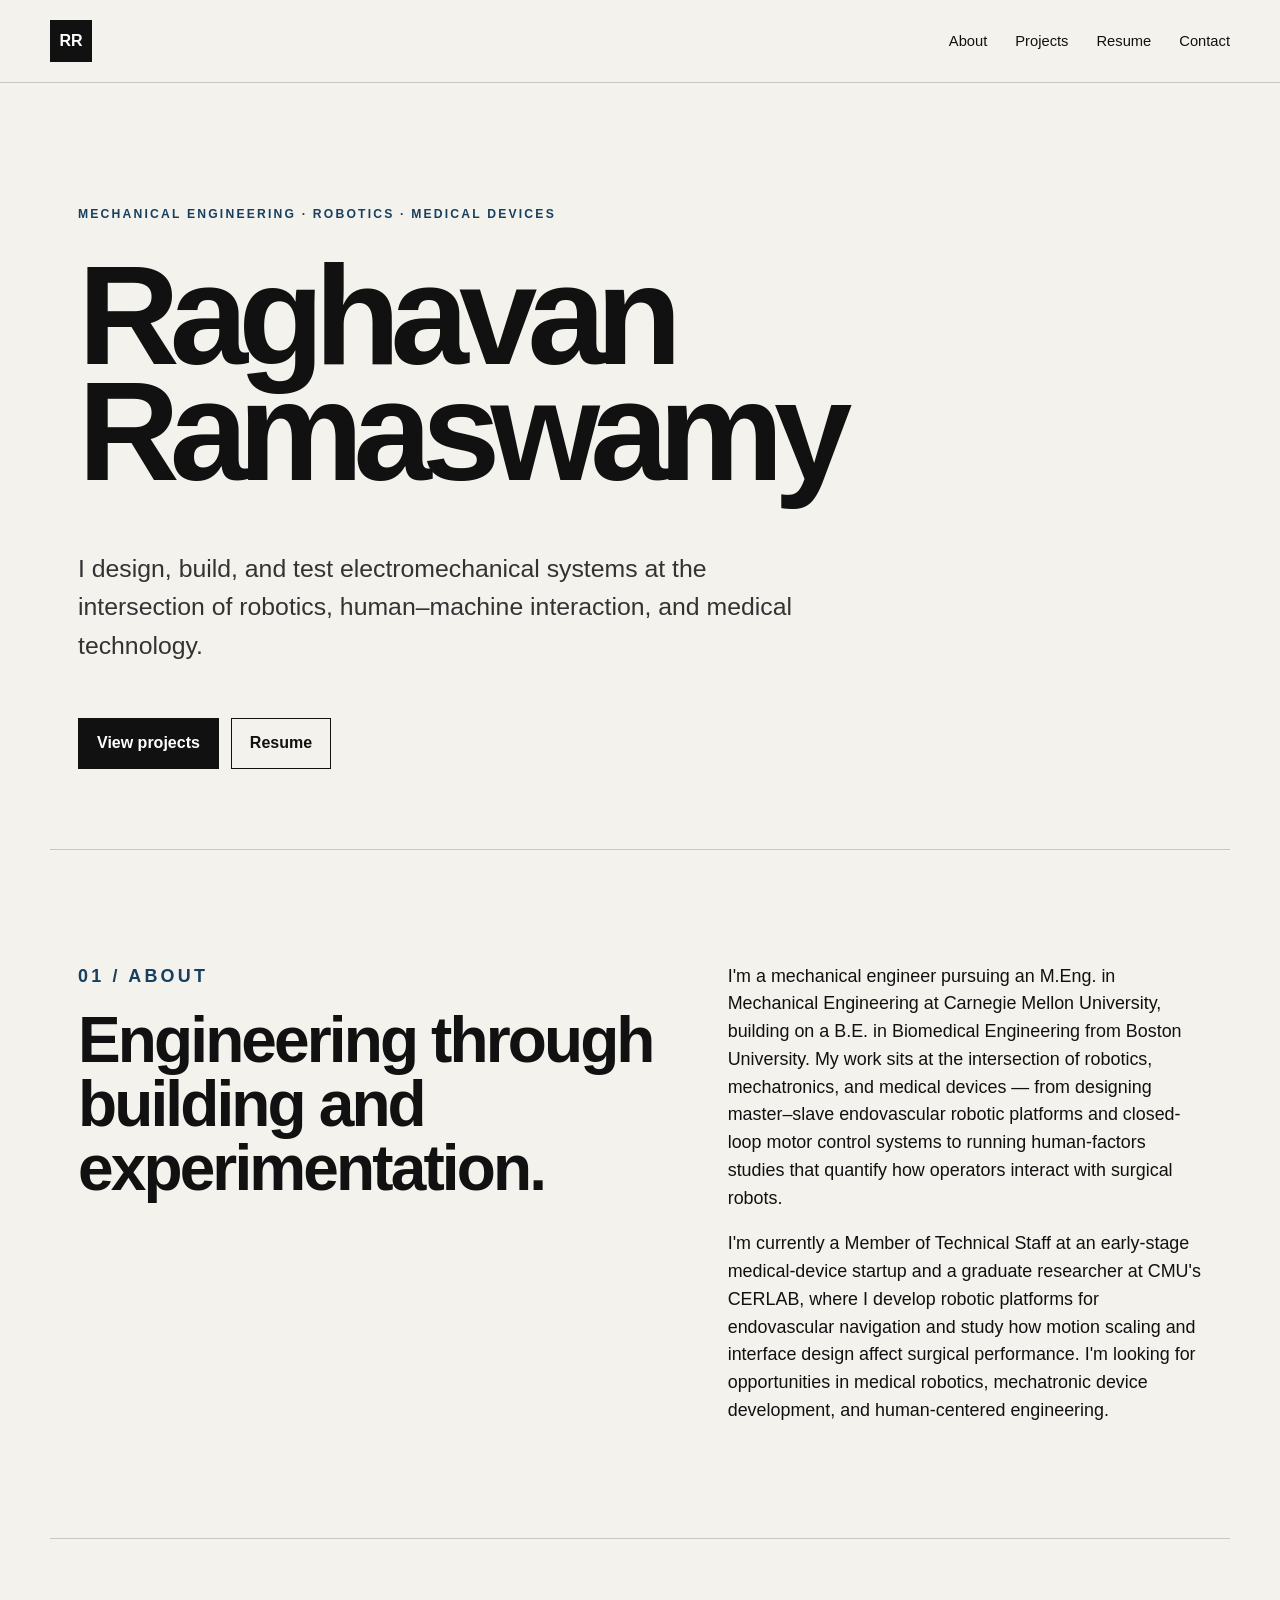
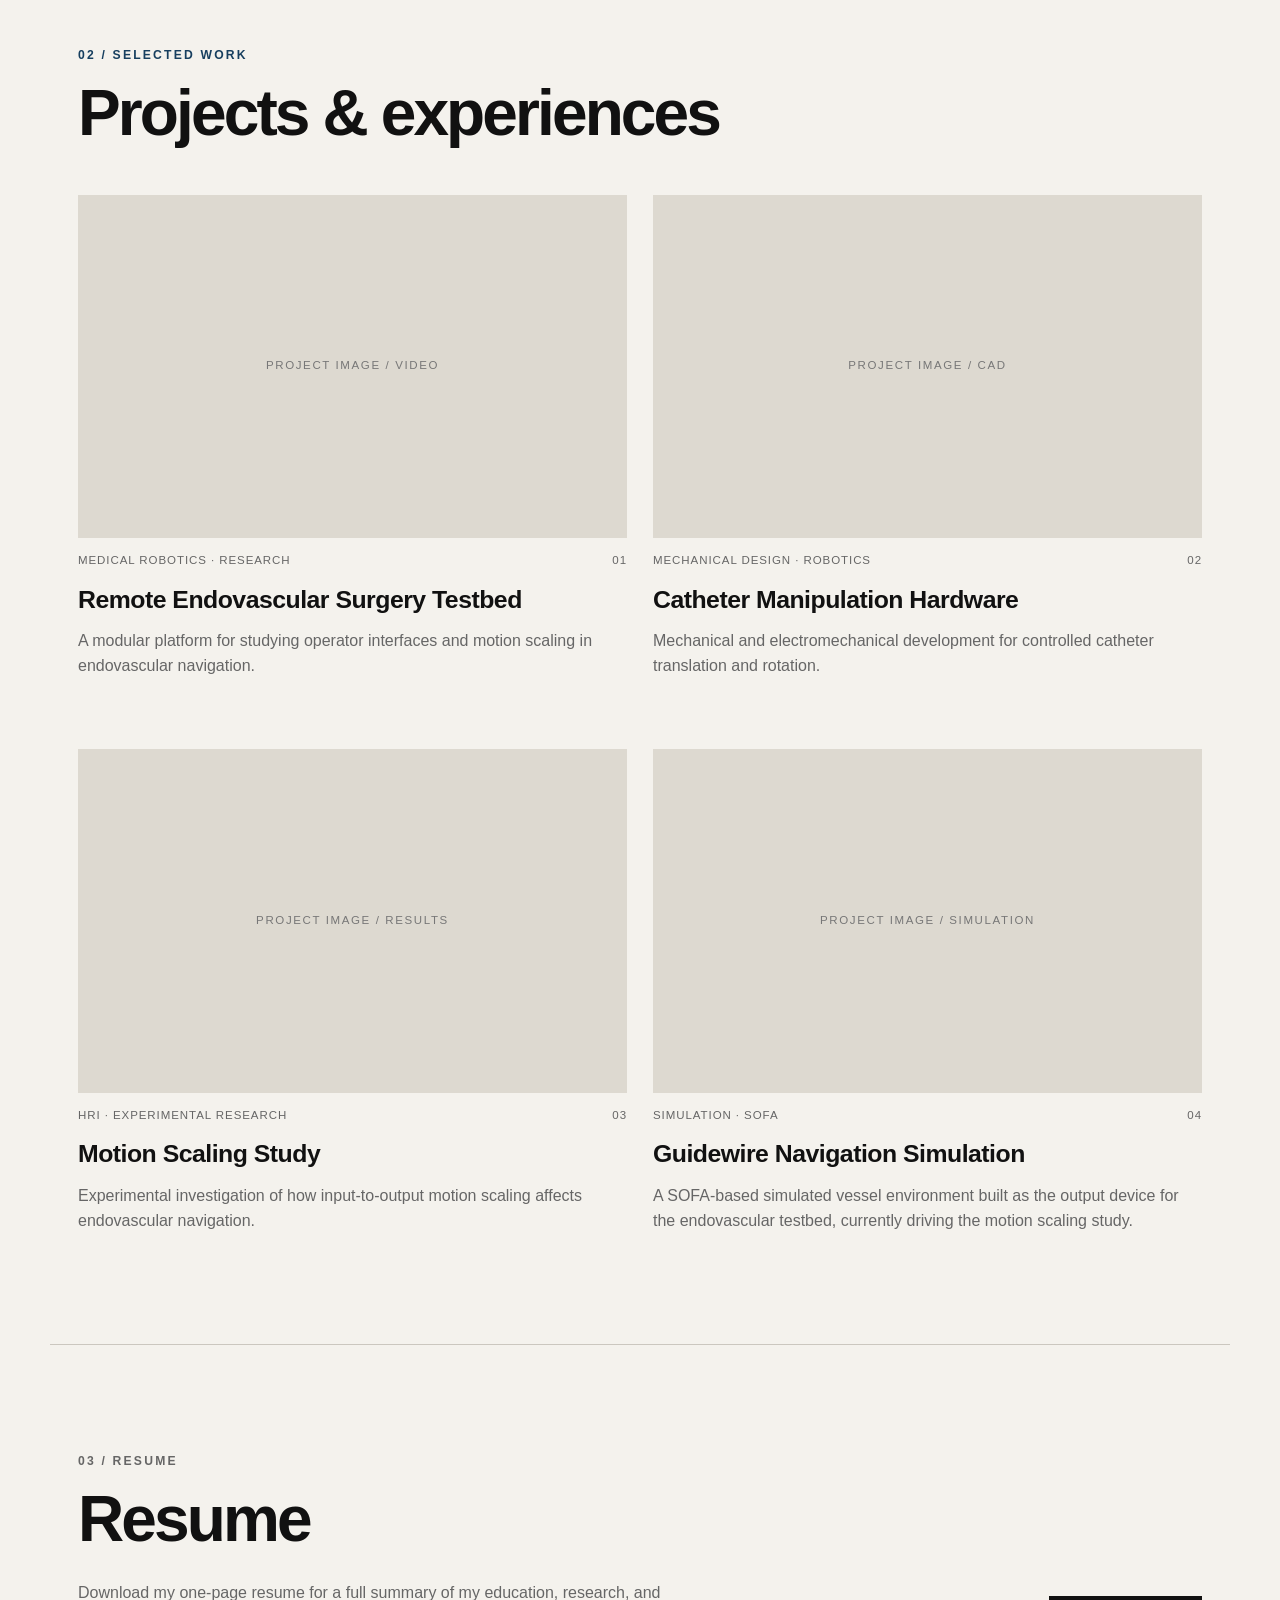
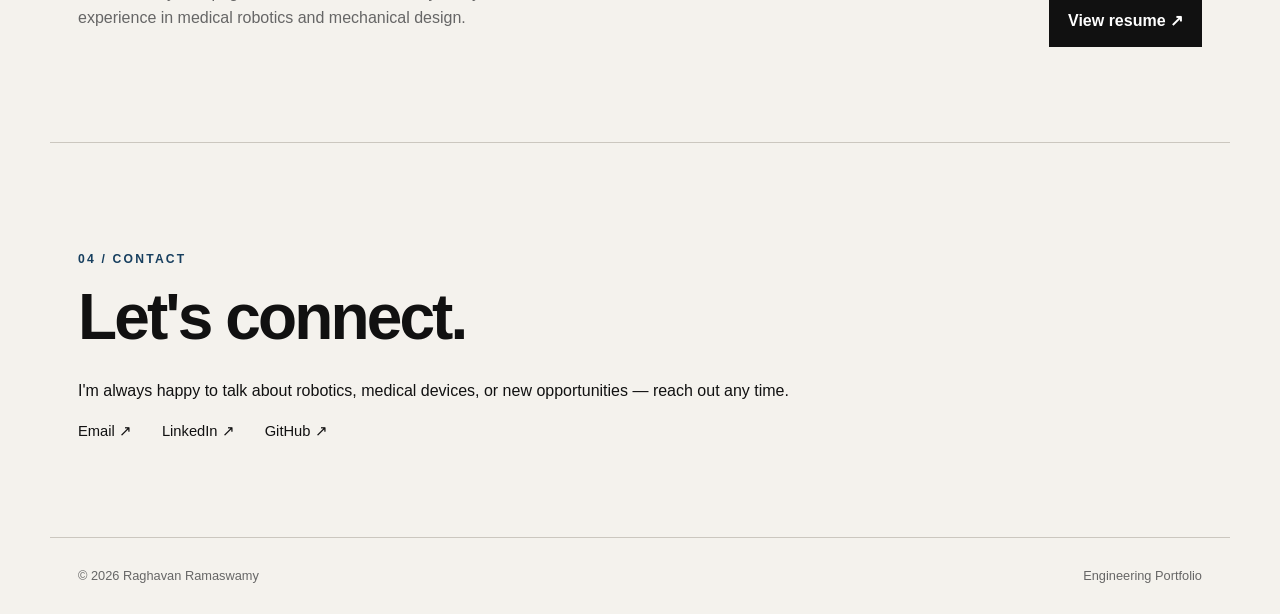
<file: index.html>
<!doctype html>
<html lang="en">
<head>
  <meta charset="utf-8">
  <meta name="viewport" content="width=device-width, initial-scale=1">
  <meta name="description" content="Engineering portfolio of Raghavan Ramaswamy.">
  <title>Raghavan Ramaswamy | Engineering Portfolio</title>
  <link rel="stylesheet" href="assets/style.css">
</head>
<body>
<header class="site-header">
  <a class="brand" href="#home">RR</a>
  <nav aria-label="Main navigation">
    <a href="#about">About</a><a href="#projects">Projects</a><a href="#resume">Resume</a><a href="#contact">Contact</a>
  </nav>
</header>
<main>
  <section id="home" class="hero">
    <p class="eyebrow">MECHANICAL ENGINEERING · ROBOTICS · MEDICAL DEVICES</p>
    <h1>Raghavan<br>Ramaswamy</h1>
    <p class="lead">I design, build, and test electromechanical systems at the intersection of robotics, human–machine interaction, and medical technology.</p>
    <div class="actions"><a class="button primary" href="#projects">View projects</a><a class="button" href="#resume">Resume</a></div>
  </section>

  <section id="about" class="section two-col">
    <div><p class="section-label">01 / ABOUT</p><h2>Engineering through building and experimentation.</h2></div>
    <div><p>I'm a mechanical engineer pursuing an M.Eng. in Mechanical Engineering at Carnegie Mellon University, building on a B.E. in Biomedical Engineering from Boston University. My work sits at the intersection of robotics, mechatronics, and medical devices — from designing master–slave endovascular robotic platforms and closed-loop motor control systems to running human-factors studies that quantify how operators interact with surgical robots.</p><p>I'm currently a Member of Technical Staff at an early-stage medical-device startup and a graduate researcher at CMU's CERLAB, where I develop robotic platforms for endovascular navigation and study how motion scaling and interface design affect surgical performance. I'm looking for opportunities in medical robotics, mechatronic device development, and human-centered engineering.</p></div>
  </section>

  <section id="projects" class="section">
    <p class="section-label">02 / SELECTED WORK</p><h2>Projects & experiences</h2>
    <div class="project-grid">
      <a class="project-card" href="projects/endovascular-testbed.html"><div class="project-image placeholder">PROJECT IMAGE / VIDEO</div><div class="project-meta"><span>Medical Robotics · Research</span><span>01</span></div><h3>Remote Endovascular Surgery Testbed</h3><p>A modular platform for studying operator interfaces and motion scaling in endovascular navigation.</p></a>
      <a class="project-card" href="projects/catheter-manipulator.html"><div class="project-image placeholder">PROJECT IMAGE / CAD</div><div class="project-meta"><span>Mechanical Design · Robotics</span><span>02</span></div><h3>Catheter Manipulation Hardware</h3><p>Mechanical and electromechanical development for controlled catheter translation and rotation.</p></a>
      <a class="project-card" href="projects/motion-scaling.html"><div class="project-image placeholder">PROJECT IMAGE / RESULTS</div><div class="project-meta"><span>HRI · Experimental Research</span><span>03</span></div><h3>Motion Scaling Study</h3><p>Experimental investigation of how input-to-output motion scaling affects endovascular navigation.</p></a>
      <a class="project-card" href="projects/guidewire-simulation.html"><div class="project-image placeholder">PROJECT IMAGE / SIMULATION</div><div class="project-meta"><span>Simulation · SOFA</span><span>04</span></div><h3>Guidewire Navigation Simulation</h3><p>A SOFA-based simulated vessel environment built as the output device for the endovascular testbed, currently driving the motion scaling study.</p></a>
    </div>
  </section>

  <section id="resume" class="section resume-section">
    <div><p class="section-label">03 / RESUME</p><h2>Resume</h2><p>Download my one-page resume for a full summary of my education, research, and experience in medical robotics and mechanical design.</p></div>
    <a class="button primary" href="assets/resume.pdf" target="_blank" rel="noopener">View resume ↗</a>
  </section>

  <section id="contact" class="section contact">
    <p class="section-label">04 / CONTACT</p><h2>Let's connect.</h2><p>I'm always happy to talk about robotics, medical devices, or new opportunities — reach out any time.</p>
    <div class="contact-links"><a href="mailto:raghavansus@gmail.com">Email ↗</a><a href="https://www.linkedin.com/in/raghavan-ramaswamy-b68439186" target="_blank" rel="noopener">LinkedIn ↗</a><a href="https://github.com/raghavansus" target="_blank" rel="noopener">GitHub ↗</a></div>
  </section>
</main>
<footer><span>© <span id="year"></span> Raghavan Ramaswamy</span><span>Engineering Portfolio</span></footer>
<script src="assets/script.js"></script>
</body></html>
</file>
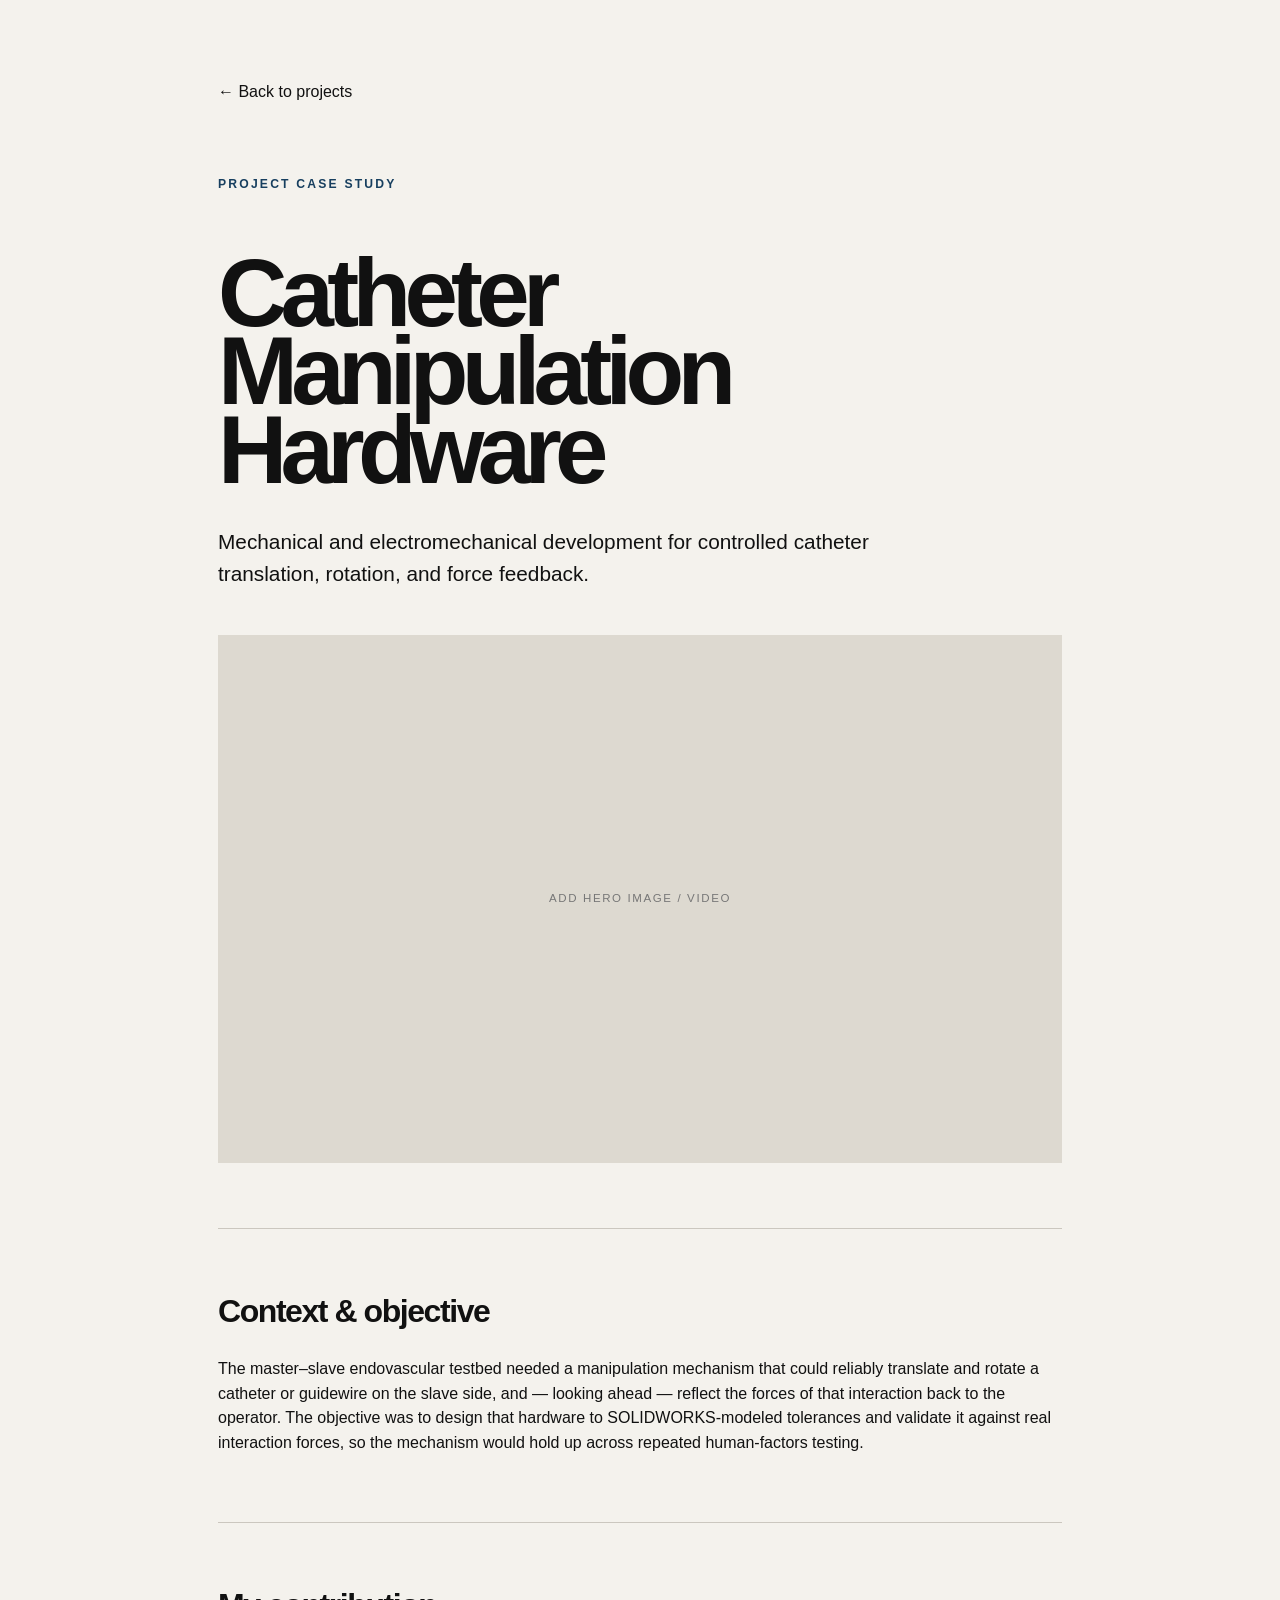
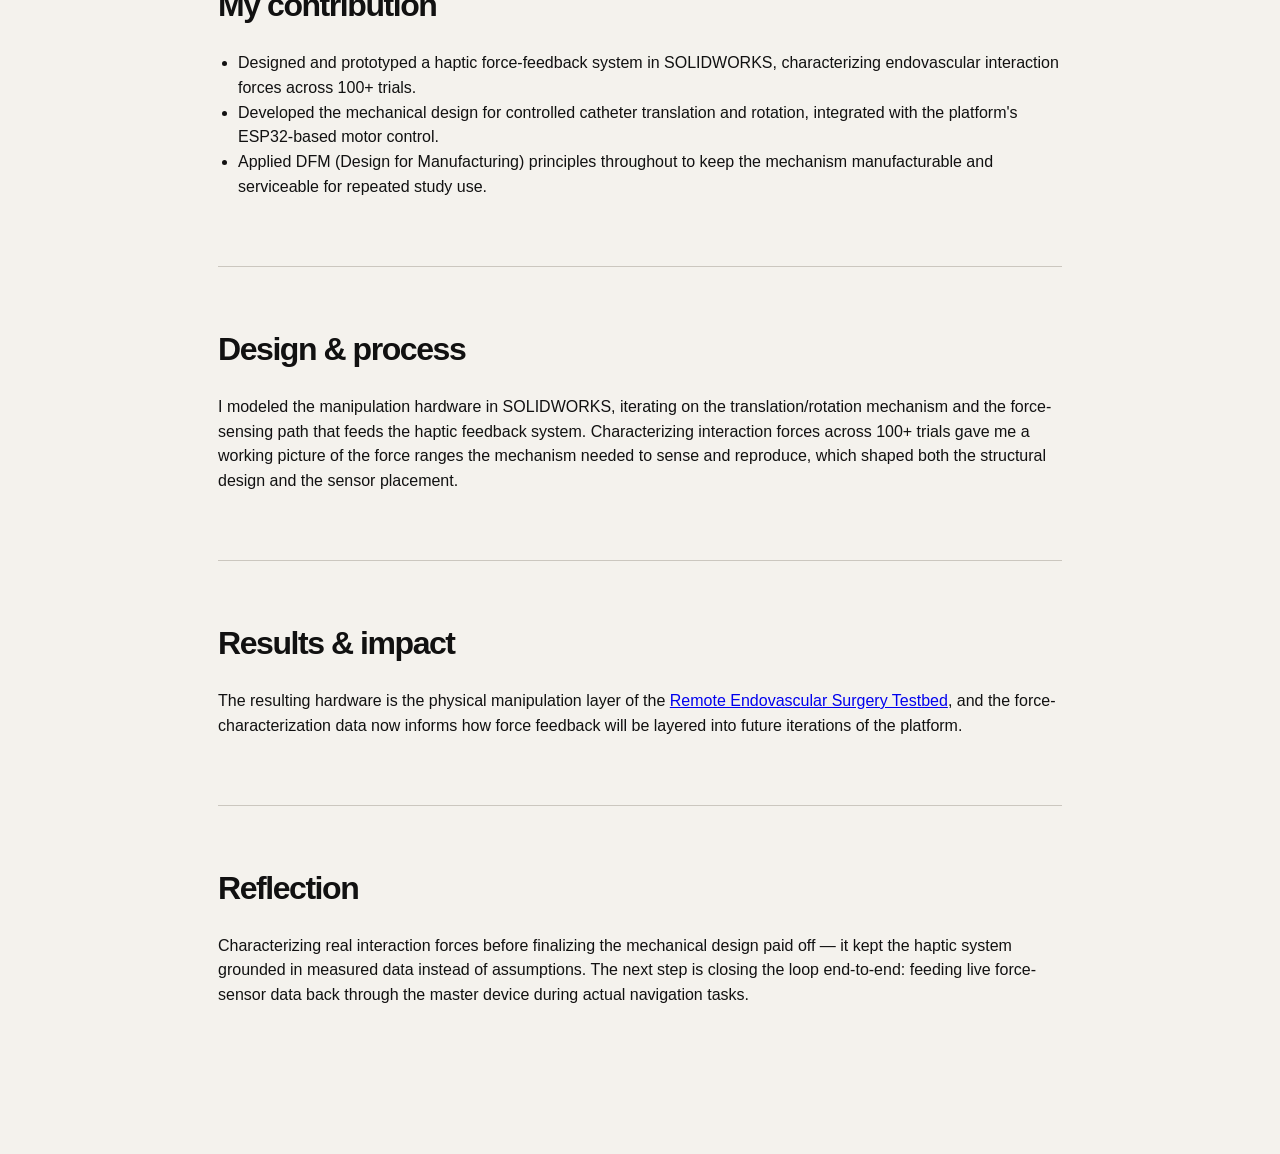
<file: projects/catheter-manipulator.html>
<!doctype html>
<html lang="en">
<head>
<meta charset="utf-8">
<meta name="viewport" content="width=device-width,initial-scale=1">
<title>Catheter Manipulation Hardware | Raghavan Ramaswamy</title>
<link rel="stylesheet" href="../assets/style.css">
</head>
<body>
<main class="project-page">
<a class="back" href="../index.html#projects">← Back to projects</a>
<p class="section-label" style="margin-top:70px">PROJECT CASE STUDY</p>
<h1>Catheter Manipulation Hardware</h1>
<p class="summary">Mechanical and electromechanical development for controlled catheter translation, rotation, and force feedback.</p>
<div class="project-image placeholder" style="margin:45px 0 65px">ADD HERO IMAGE / VIDEO</div>

<section class="project-section">
<h2>Context & objective</h2>
<p>The master–slave endovascular testbed needed a manipulation mechanism that could reliably translate and rotate a catheter or guidewire on the slave side, and — looking ahead — reflect the forces of that interaction back to the operator. The objective was to design that hardware to SOLIDWORKS-modeled tolerances and validate it against real interaction forces, so the mechanism would hold up across repeated human-factors testing.</p>
</section>

<section class="project-section">
<h2>My contribution</h2>
<ul>
<li>Designed and prototyped a haptic force-feedback system in SOLIDWORKS, characterizing endovascular interaction forces across 100+ trials.</li>
<li>Developed the mechanical design for controlled catheter translation and rotation, integrated with the platform's ESP32-based motor control.</li>
<li>Applied DFM (Design for Manufacturing) principles throughout to keep the mechanism manufacturable and serviceable for repeated study use.</li>
</ul>
</section>

<section class="project-section">
<h2>Design & process</h2>
<p>I modeled the manipulation hardware in SOLIDWORKS, iterating on the translation/rotation mechanism and the force-sensing path that feeds the haptic feedback system. Characterizing interaction forces across 100+ trials gave me a working picture of the force ranges the mechanism needed to sense and reproduce, which shaped both the structural design and the sensor placement.</p>
</section>

<section class="project-section">
<h2>Results & impact</h2>
<p>The resulting hardware is the physical manipulation layer of the <a href="endovascular-testbed.html">Remote Endovascular Surgery Testbed</a>, and the force-characterization data now informs how force feedback will be layered into future iterations of the platform.</p>
</section>

<section class="project-section">
<h2>Reflection</h2>
<p>Characterizing real interaction forces before finalizing the mechanical design paid off — it kept the haptic system grounded in measured data instead of assumptions. The next step is closing the loop end-to-end: feeding live force-sensor data back through the master device during actual navigation tasks.</p>
</section>
</main>
</body>
</html>
</file>
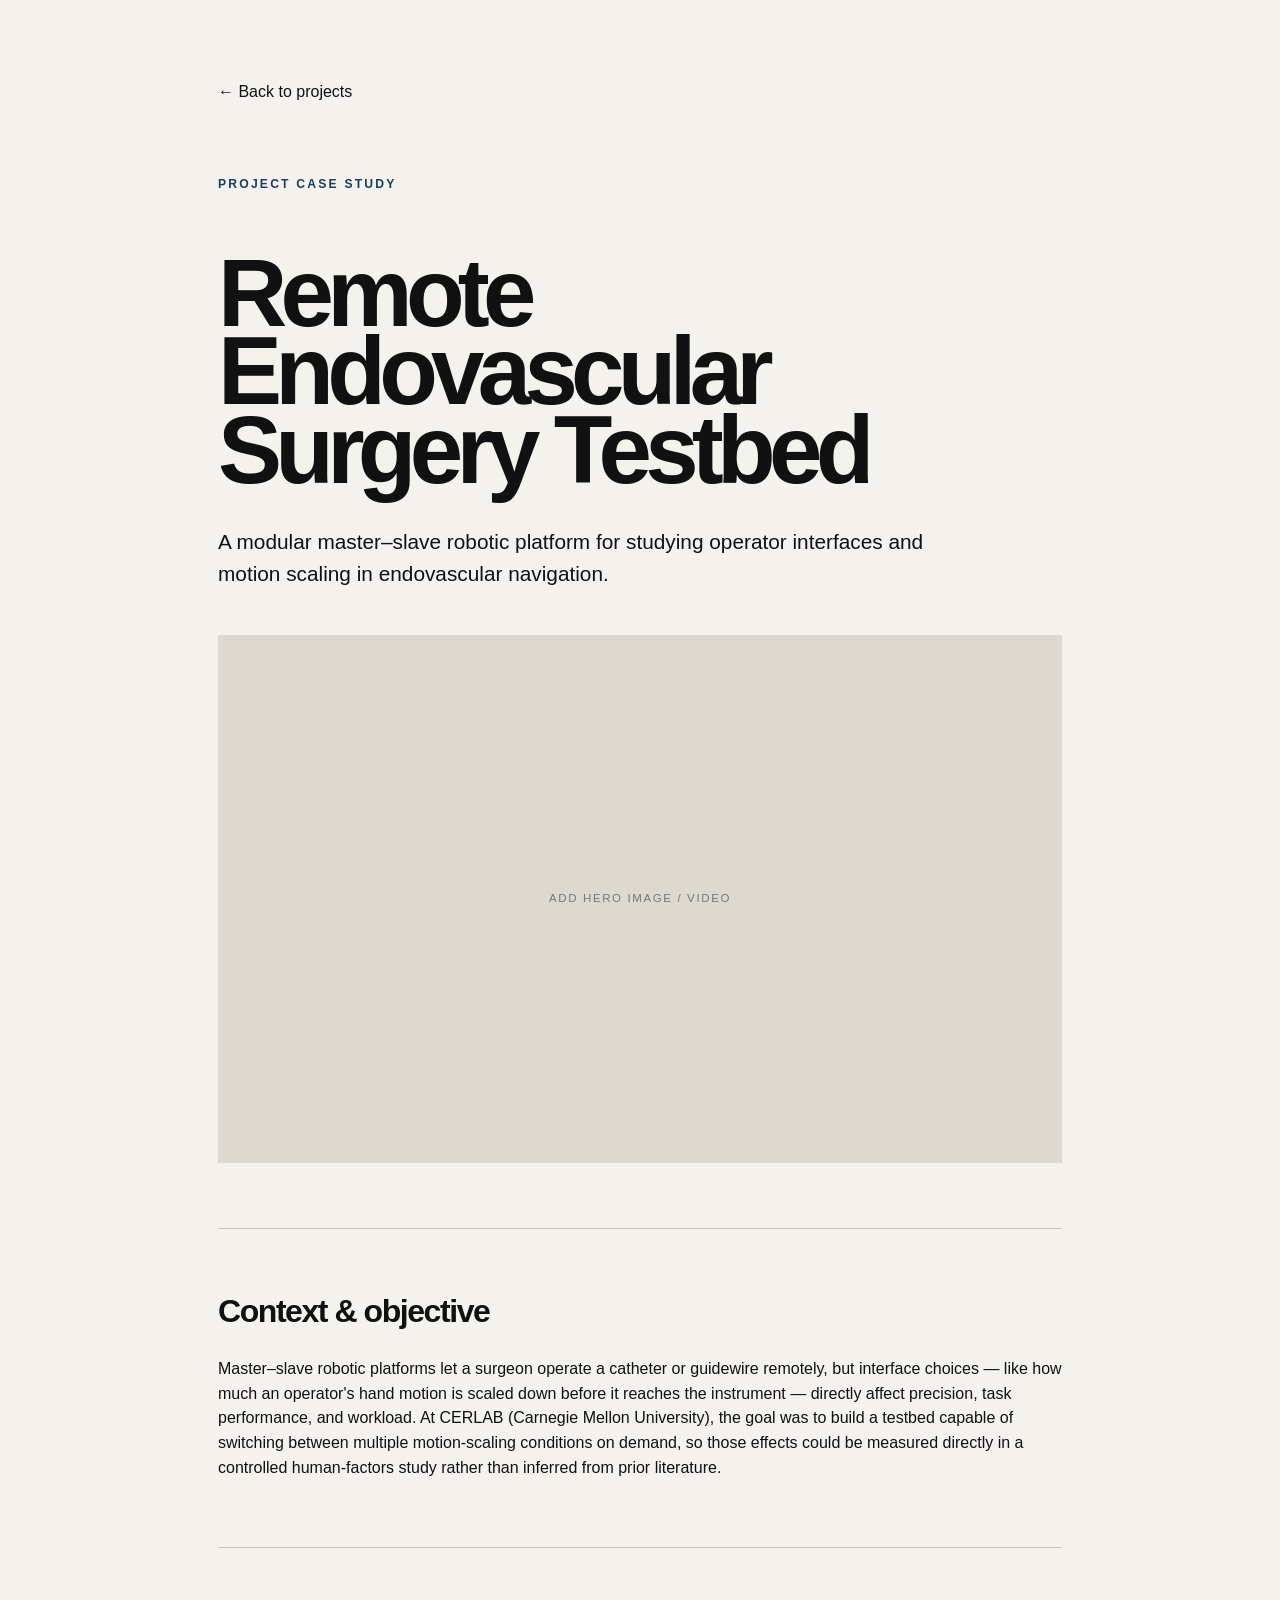
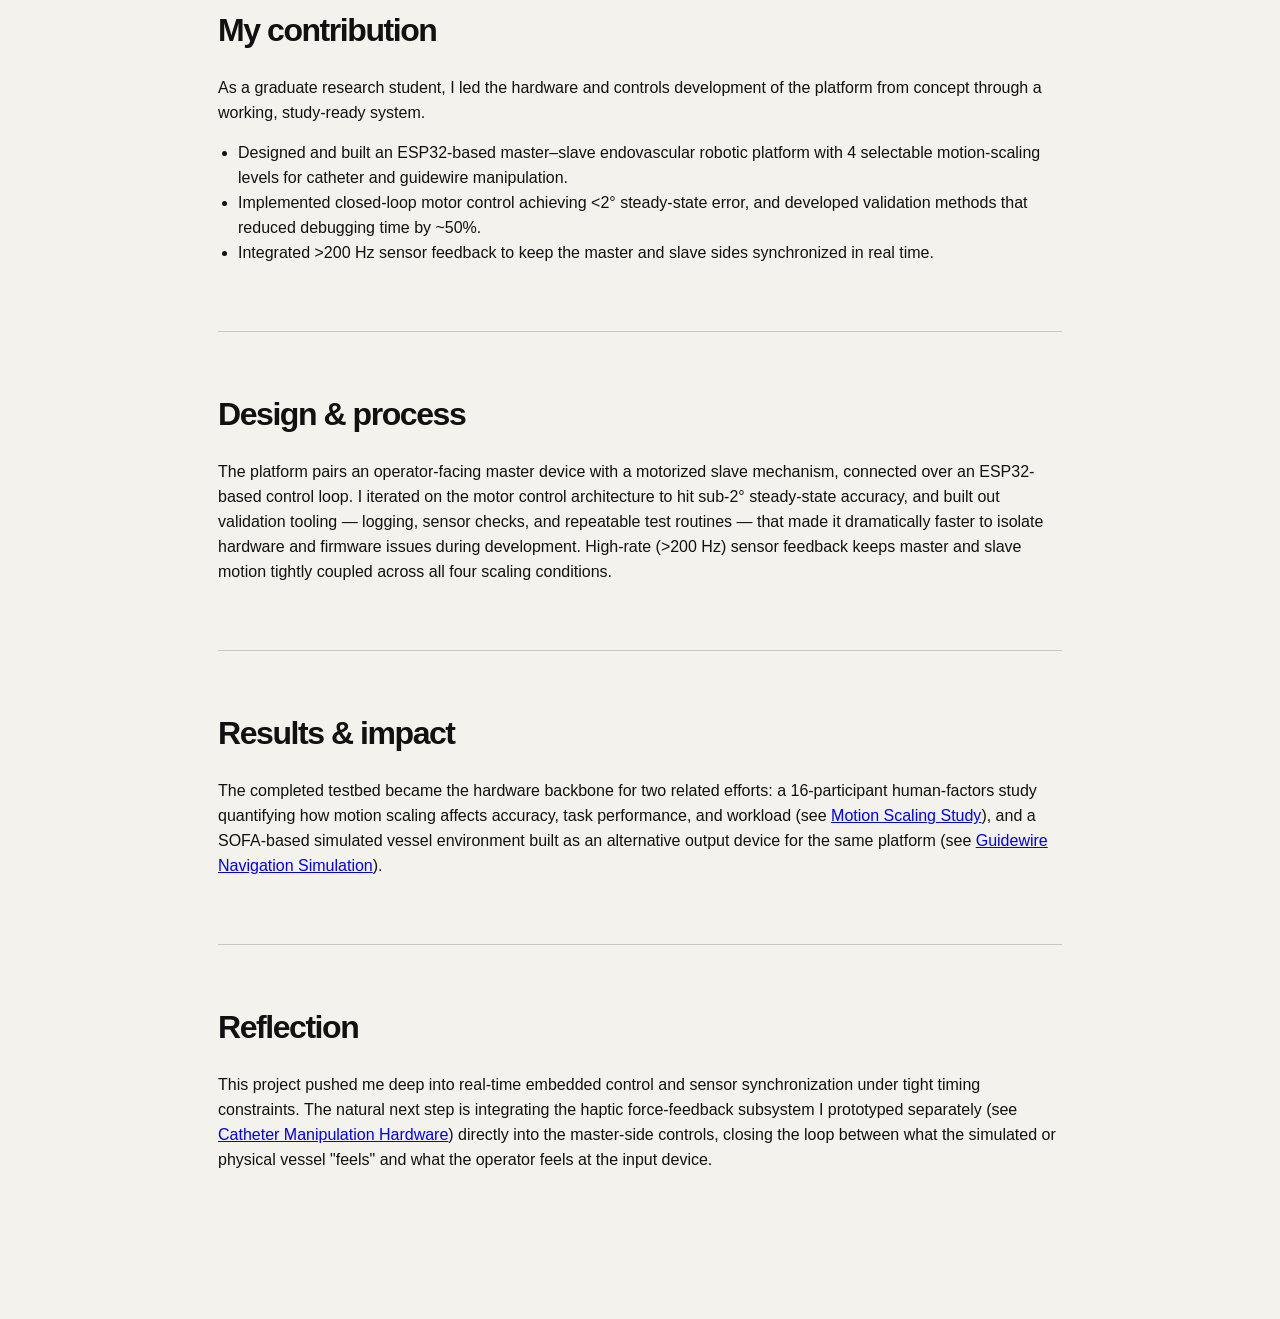
<file: projects/endovascular-testbed.html>
<!doctype html>
<html lang="en">
<head>
<meta charset="utf-8">
<meta name="viewport" content="width=device-width,initial-scale=1">
<title>Remote Endovascular Surgery Testbed | Raghavan Ramaswamy</title>
<link rel="stylesheet" href="../assets/style.css">
</head>
<body>
<main class="project-page">
<a class="back" href="../index.html#projects">← Back to projects</a>
<p class="section-label" style="margin-top:70px">PROJECT CASE STUDY</p>
<h1>Remote Endovascular Surgery Testbed</h1>
<p class="summary">A modular master–slave robotic platform for studying operator interfaces and motion scaling in endovascular navigation.</p>
<div class="project-image placeholder" style="margin:45px 0 65px">ADD HERO IMAGE / VIDEO</div>

<section class="project-section">
<h2>Context & objective</h2>
<p>Master–slave robotic platforms let a surgeon operate a catheter or guidewire remotely, but interface choices — like how much an operator's hand motion is scaled down before it reaches the instrument — directly affect precision, task performance, and workload. At CERLAB (Carnegie Mellon University), the goal was to build a testbed capable of switching between multiple motion-scaling conditions on demand, so those effects could be measured directly in a controlled human-factors study rather than inferred from prior literature.</p>
</section>

<section class="project-section">
<h2>My contribution</h2>
<p>As a graduate research student, I led the hardware and controls development of the platform from concept through a working, study-ready system.</p>
<ul>
<li>Designed and built an ESP32-based master–slave endovascular robotic platform with 4 selectable motion-scaling levels for catheter and guidewire manipulation.</li>
<li>Implemented closed-loop motor control achieving &lt;2° steady-state error, and developed validation methods that reduced debugging time by ~50%.</li>
<li>Integrated &gt;200 Hz sensor feedback to keep the master and slave sides synchronized in real time.</li>
</ul>
</section>

<section class="project-section">
<h2>Design & process</h2>
<p>The platform pairs an operator-facing master device with a motorized slave mechanism, connected over an ESP32-based control loop. I iterated on the motor control architecture to hit sub-2° steady-state accuracy, and built out validation tooling — logging, sensor checks, and repeatable test routines — that made it dramatically faster to isolate hardware and firmware issues during development. High-rate (&gt;200 Hz) sensor feedback keeps master and slave motion tightly coupled across all four scaling conditions.</p>
</section>

<section class="project-section">
<h2>Results & impact</h2>
<p>The completed testbed became the hardware backbone for two related efforts: a 16-participant human-factors study quantifying how motion scaling affects accuracy, task performance, and workload (see <a href="motion-scaling.html">Motion Scaling Study</a>), and a SOFA-based simulated vessel environment built as an alternative output device for the same platform (see <a href="guidewire-simulation.html">Guidewire Navigation Simulation</a>).</p>
</section>

<section class="project-section">
<h2>Reflection</h2>
<p>This project pushed me deep into real-time embedded control and sensor synchronization under tight timing constraints. The natural next step is integrating the haptic force-feedback subsystem I prototyped separately (see <a href="catheter-manipulator.html">Catheter Manipulation Hardware</a>) directly into the master-side controls, closing the loop between what the simulated or physical vessel "feels" and what the operator feels at the input device.</p>
</section>
</main>
</body>
</html>
</file>
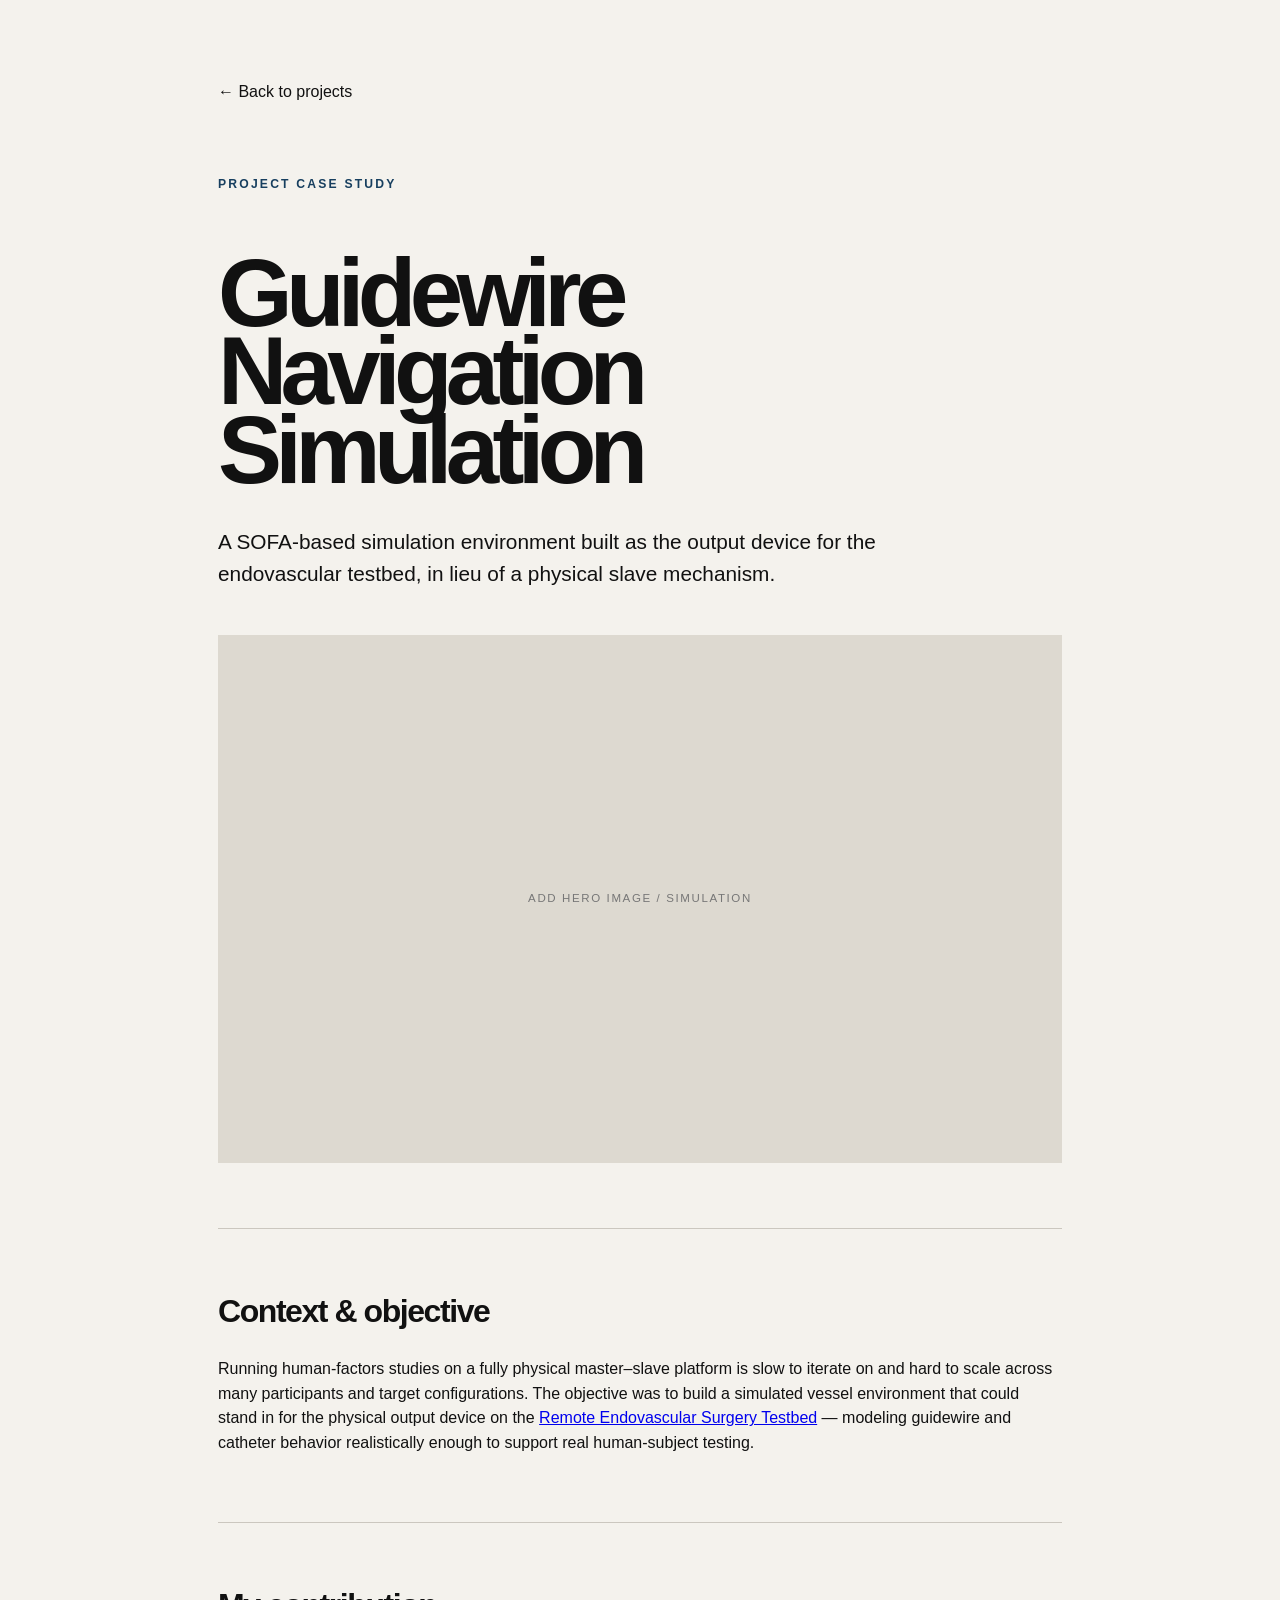
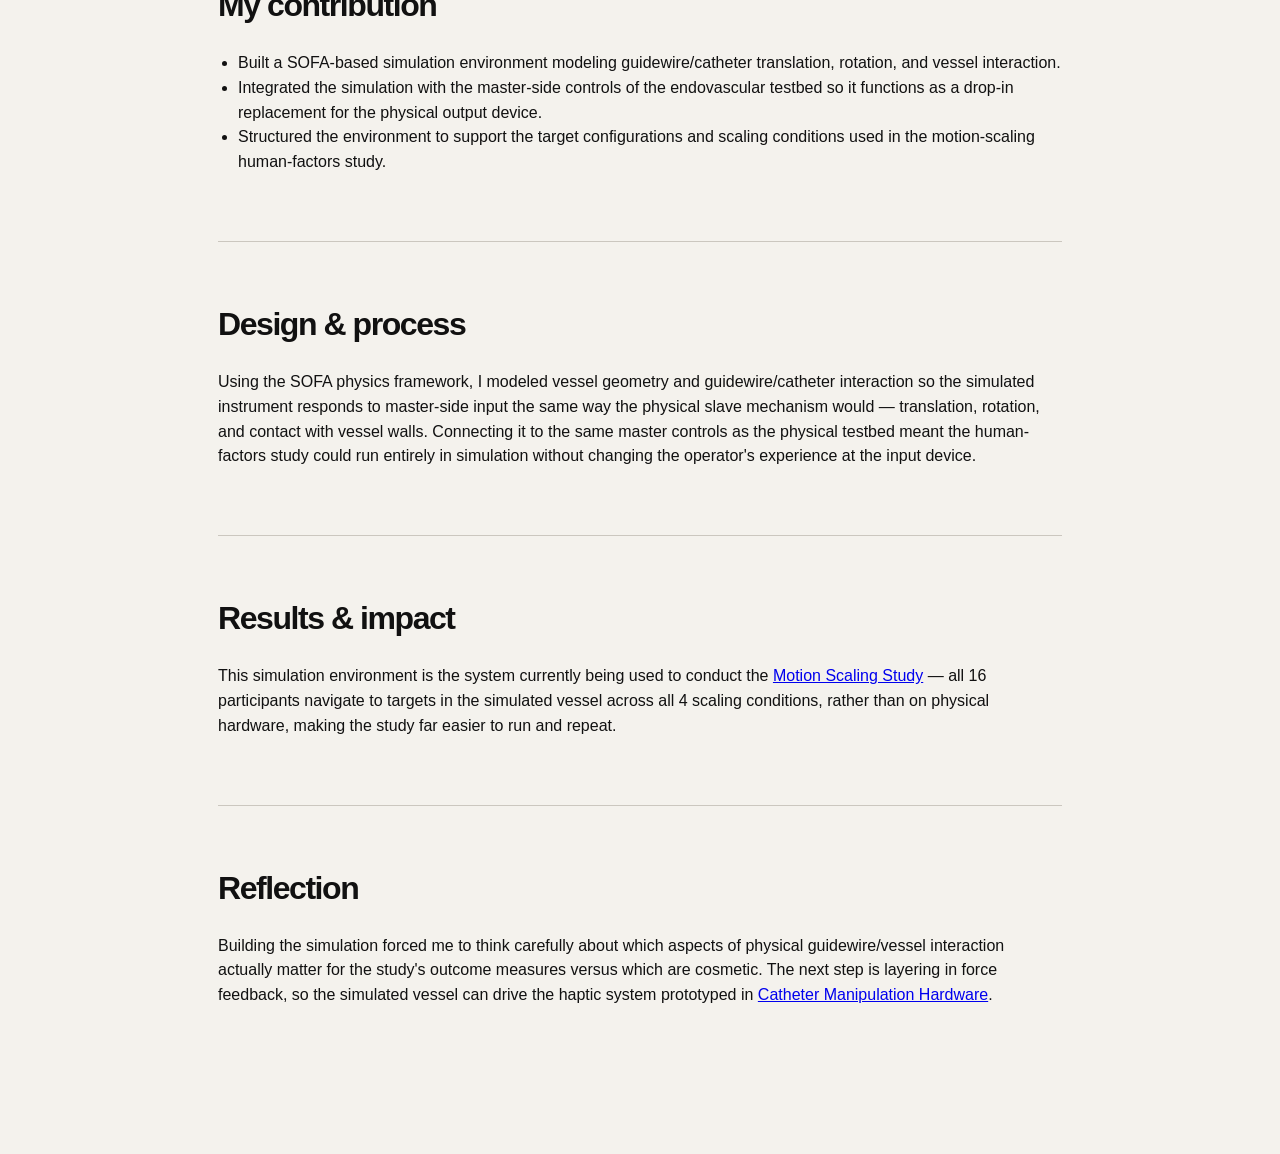
<file: projects/guidewire-simulation.html>
<!doctype html>
<html lang="en">
<head>
<meta charset="utf-8">
<meta name="viewport" content="width=device-width,initial-scale=1">
<title>Guidewire Navigation Simulation | Raghavan Ramaswamy</title>
<link rel="stylesheet" href="../assets/style.css">
</head>
<body>
<main class="project-page">
<a class="back" href="../index.html#projects">← Back to projects</a>
<p class="section-label" style="margin-top:70px">PROJECT CASE STUDY</p>
<h1>Guidewire Navigation Simulation</h1>
<p class="summary">A SOFA-based simulation environment built as the output device for the endovascular testbed, in lieu of a physical slave mechanism.</p>
<div class="project-image placeholder" style="margin:45px 0 65px">ADD HERO IMAGE / SIMULATION</div>

<section class="project-section">
<h2>Context & objective</h2>
<p>Running human-factors studies on a fully physical master–slave platform is slow to iterate on and hard to scale across many participants and target configurations. The objective was to build a simulated vessel environment that could stand in for the physical output device on the <a href="endovascular-testbed.html">Remote Endovascular Surgery Testbed</a> — modeling guidewire and catheter behavior realistically enough to support real human-subject testing.</p>
</section>

<section class="project-section">
<h2>My contribution</h2>
<ul>
<li>Built a SOFA-based simulation environment modeling guidewire/catheter translation, rotation, and vessel interaction.</li>
<li>Integrated the simulation with the master-side controls of the endovascular testbed so it functions as a drop-in replacement for the physical output device.</li>
<li>Structured the environment to support the target configurations and scaling conditions used in the motion-scaling human-factors study.</li>
</ul>
</section>

<section class="project-section">
<h2>Design & process</h2>
<p>Using the SOFA physics framework, I modeled vessel geometry and guidewire/catheter interaction so the simulated instrument responds to master-side input the same way the physical slave mechanism would — translation, rotation, and contact with vessel walls. Connecting it to the same master controls as the physical testbed meant the human-factors study could run entirely in simulation without changing the operator's experience at the input device.</p>
</section>

<section class="project-section">
<h2>Results & impact</h2>
<p>This simulation environment is the system currently being used to conduct the <a href="motion-scaling.html">Motion Scaling Study</a> — all 16 participants navigate to targets in the simulated vessel across all 4 scaling conditions, rather than on physical hardware, making the study far easier to run and repeat.</p>
</section>

<section class="project-section">
<h2>Reflection</h2>
<p>Building the simulation forced me to think carefully about which aspects of physical guidewire/vessel interaction actually matter for the study's outcome measures versus which are cosmetic. The next step is layering in force feedback, so the simulated vessel can drive the haptic system prototyped in <a href="catheter-manipulator.html">Catheter Manipulation Hardware</a>.</p>
</section>
</main>
</body>
</html>
</file>
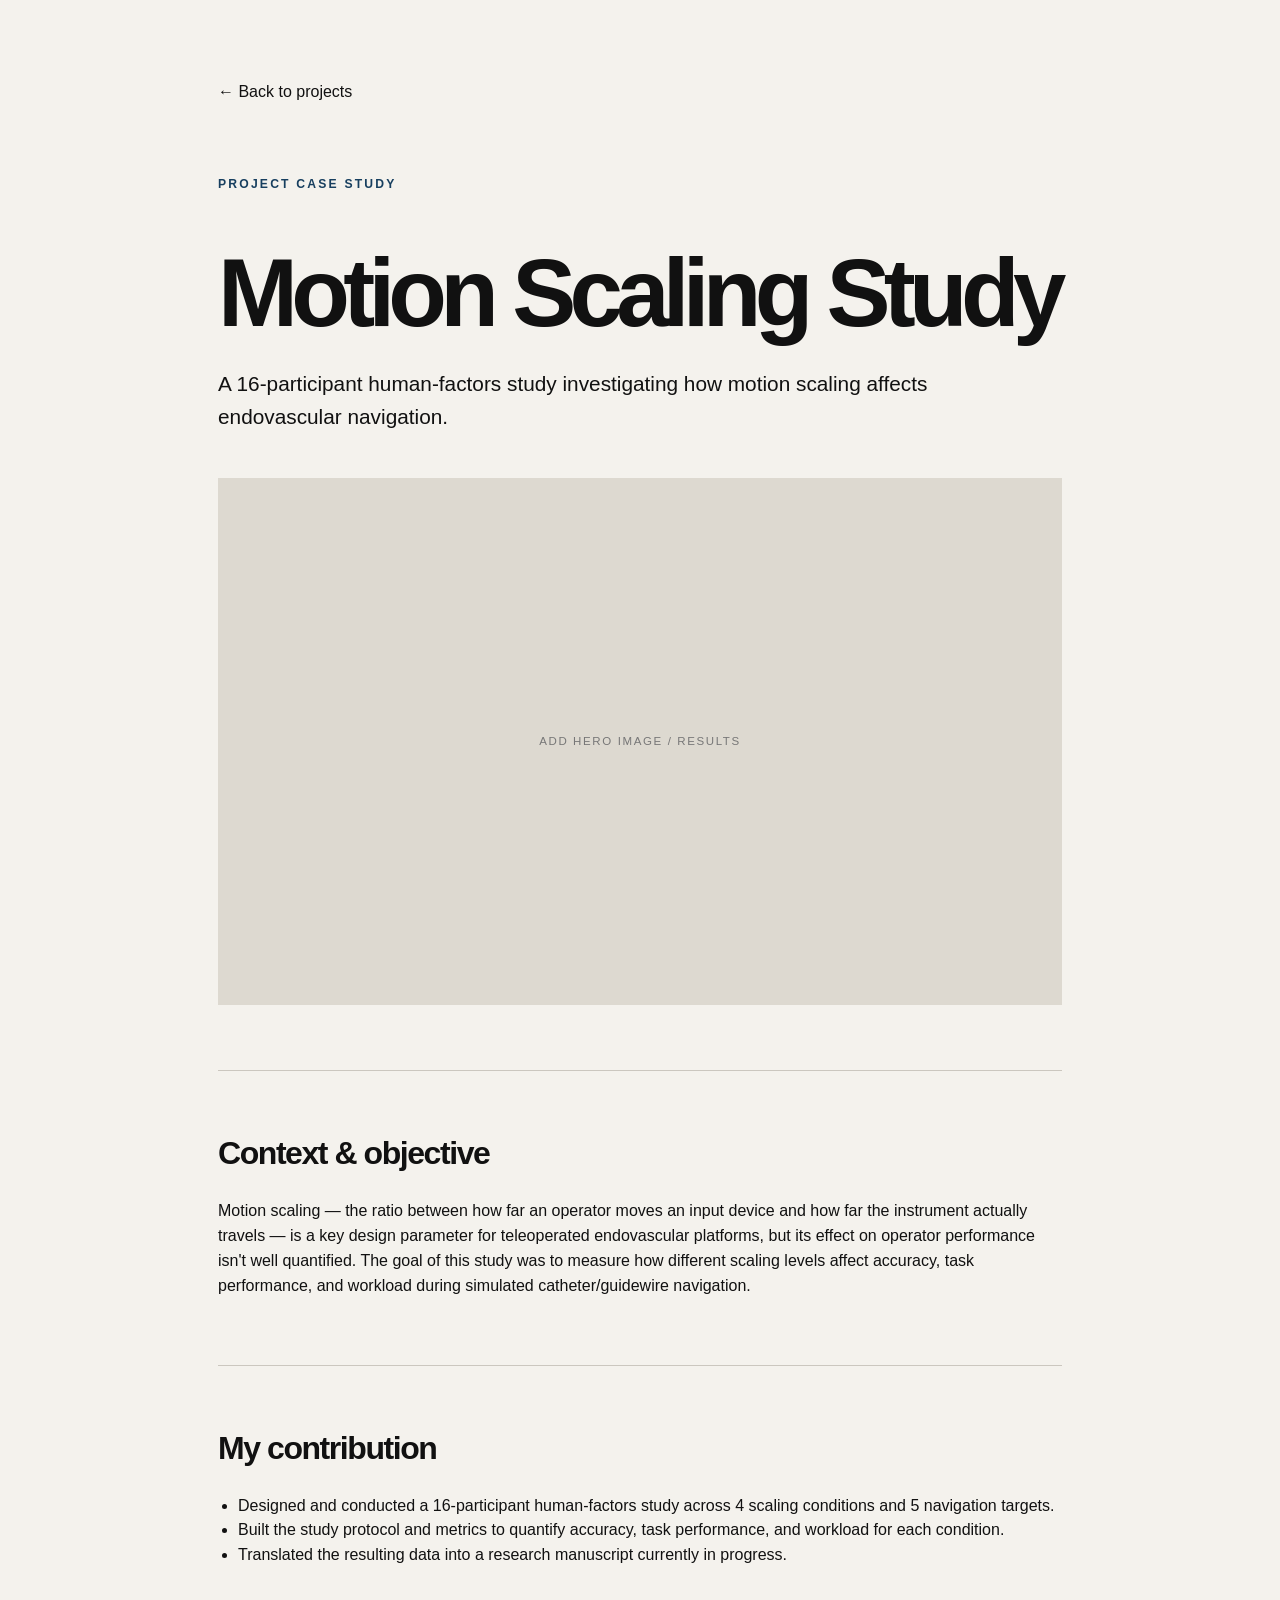
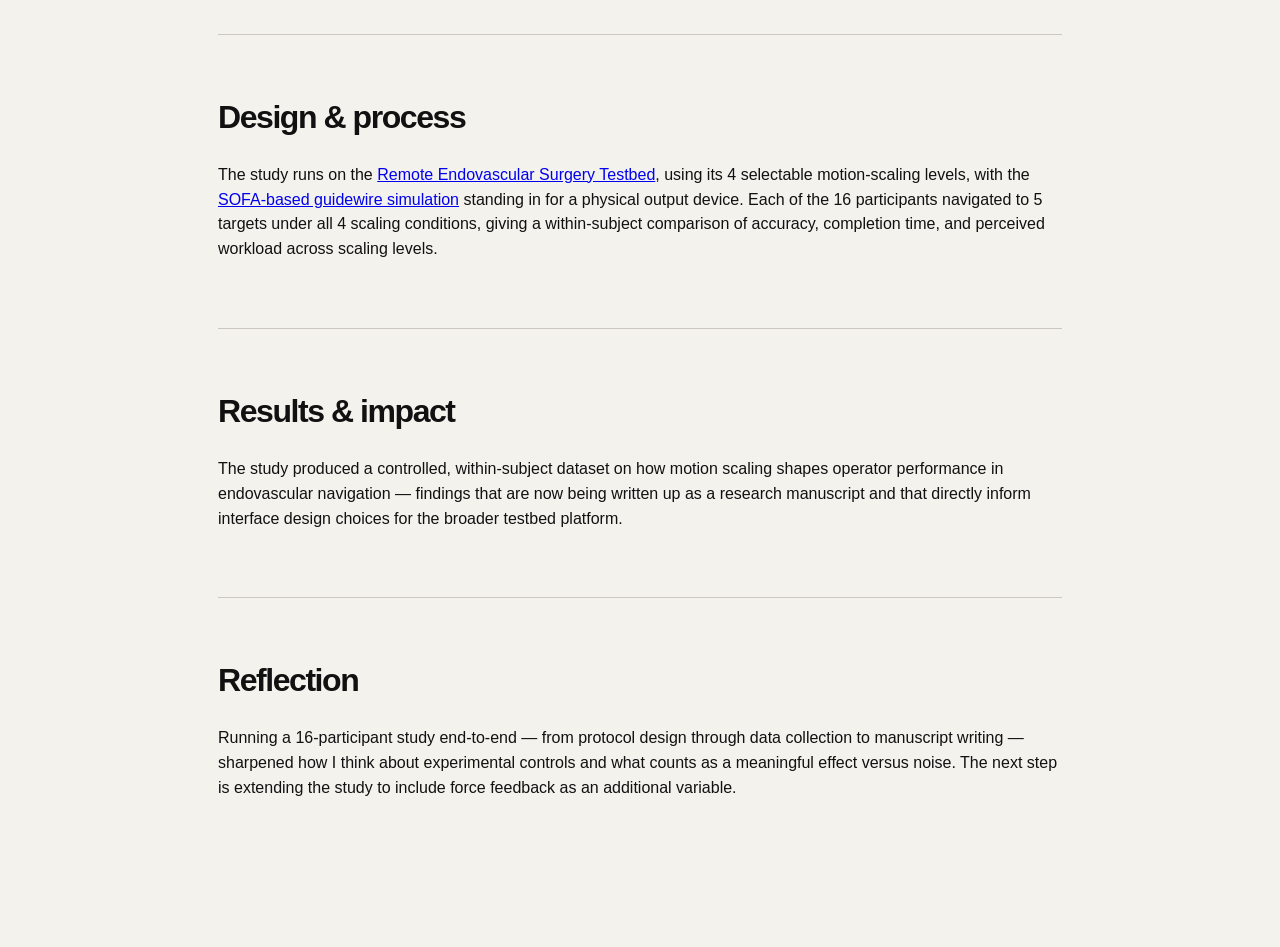
<file: projects/motion-scaling.html>
<!doctype html>
<html lang="en">
<head>
<meta charset="utf-8">
<meta name="viewport" content="width=device-width,initial-scale=1">
<title>Motion Scaling Study | Raghavan Ramaswamy</title>
<link rel="stylesheet" href="../assets/style.css">
</head>
<body>
<main class="project-page">
<a class="back" href="../index.html#projects">← Back to projects</a>
<p class="section-label" style="margin-top:70px">PROJECT CASE STUDY</p>
<h1>Motion Scaling Study</h1>
<p class="summary">A 16-participant human-factors study investigating how motion scaling affects endovascular navigation.</p>
<div class="project-image placeholder" style="margin:45px 0 65px">ADD HERO IMAGE / RESULTS</div>

<section class="project-section">
<h2>Context & objective</h2>
<p>Motion scaling — the ratio between how far an operator moves an input device and how far the instrument actually travels — is a key design parameter for teleoperated endovascular platforms, but its effect on operator performance isn't well quantified. The goal of this study was to measure how different scaling levels affect accuracy, task performance, and workload during simulated catheter/guidewire navigation.</p>
</section>

<section class="project-section">
<h2>My contribution</h2>
<ul>
<li>Designed and conducted a 16-participant human-factors study across 4 scaling conditions and 5 navigation targets.</li>
<li>Built the study protocol and metrics to quantify accuracy, task performance, and workload for each condition.</li>
<li>Translated the resulting data into a research manuscript currently in progress.</li>
</ul>
</section>

<section class="project-section">
<h2>Design & process</h2>
<p>The study runs on the <a href="endovascular-testbed.html">Remote Endovascular Surgery Testbed</a>, using its 4 selectable motion-scaling levels, with the <a href="guidewire-simulation.html">SOFA-based guidewire simulation</a> standing in for a physical output device. Each of the 16 participants navigated to 5 targets under all 4 scaling conditions, giving a within-subject comparison of accuracy, completion time, and perceived workload across scaling levels.</p>
</section>

<section class="project-section">
<h2>Results & impact</h2>
<p>The study produced a controlled, within-subject dataset on how motion scaling shapes operator performance in endovascular navigation — findings that are now being written up as a research manuscript and that directly inform interface design choices for the broader testbed platform.</p>
</section>

<section class="project-section">
<h2>Reflection</h2>
<p>Running a 16-participant study end-to-end — from protocol design through data collection to manuscript writing — sharpened how I think about experimental controls and what counts as a meaningful effect versus noise. The next step is extending the study to include force feedback as an additional variable.</p>
</section>
</main>
</body>
</html>
</file>
<file: assets/style.css>
:root{--bg:#f4f2ed;--ink:#111;--muted:#666;--line:#cbc7bf;--accent:#173f5f;--max:1180px}*{box-sizing:border-box}html{scroll-behavior:smooth}body{margin:0;background:var(--bg);color:var(--ink);font-family:Inter,Arial,Helvetica,sans-serif;line-height:1.55}.site-header{position:sticky;top:0;z-index:10;display:flex;justify-content:space-between;align-items:center;padding:20px max(28px,calc((100vw - var(--max))/2));background:rgba(244,242,237,.92);backdrop-filter:blur(12px);border-bottom:1px solid var(--line)}.brand{display:grid;place-items:center;width:42px;height:42px;background:var(--ink);color:white;text-decoration:none;font-weight:800}.site-header nav{display:flex;gap:28px}.site-header nav a,.contact-links a{color:var(--ink);text-decoration:none;font-size:.92rem}.site-header nav a:hover,.contact-links a:hover{text-decoration:underline}.hero,.section,footer{max-width:var(--max);margin:auto}.hero{min-height:78vh;padding:110px 28px 80px;display:flex;flex-direction:column;justify-content:center}.eyebrow,.section-label{font-size:.76rem;letter-spacing:.18em;font-weight:700;color:var(--accent)}h1{font-size:clamp(4rem,11vw,9rem);line-height:.82;letter-spacing:-.07em;margin:22px 0 36px;max-width:950px}h2{font-size:clamp(2.2rem,5vw,4.5rem);line-height:1;letter-spacing:-.045em;margin:16px 0 30px}h3{font-size:1.55rem;line-height:1.1;margin:16px 0 10px;letter-spacing:-.02em}.lead{font-size:clamp(1.15rem,2vw,1.55rem);max-width:720px;color:#333}.actions{display:flex;gap:12px;margin-top:28px}.button{display:inline-block;border:1px solid var(--ink);padding:12px 18px;text-decoration:none;color:var(--ink);font-weight:650}.button.primary{background:var(--ink);color:#fff}.button:hover{transform:translateY(-1px)}.section{padding:95px 28px;border-top:1px solid var(--line)}.two-col{display:grid;grid-template-columns:1.1fr .9fr;gap:70px}.two-col p{font-size:1.12rem}.muted{color:var(--muted)}.project-grid{display:grid;grid-template-columns:1fr 1fr;gap:55px 26px;margin-top:50px}.project-card{color:inherit;text-decoration:none}.project-image{aspect-ratio:16/10;background:#ddd9d0;display:grid;place-items:center;overflow:hidden}.project-image img{width:100%;height:100%;object-fit:cover}.placeholder{font-size:.72rem;letter-spacing:.14em;color:#777}.project-meta{display:flex;justify-content:space-between;margin-top:14px;font-size:.72rem;letter-spacing:.08em;text-transform:uppercase;color:var(--muted)}.project-card p{color:var(--muted);max-width:560px}.resume-section{display:flex;align-items:end;justify-content:space-between;gap:40px}.resume-section p{color:var(--muted);max-width:600px}.contact-links{display:flex;gap:30px;font-size:1.1rem}footer{padding:28px;display:flex;justify-content:space-between;border-top:1px solid var(--line);font-size:.8rem;color:var(--muted)}.project-page{max-width:900px;margin:auto;padding:80px 28px}.back{color:var(--ink);text-decoration:none}.project-page h1{font-size:clamp(3rem,8vw,6rem);margin-top:60px}.project-page .summary{font-size:1.3rem;max-width:750px}.project-section{padding:50px 0;border-top:1px solid var(--line)}.project-section h2{font-size:2rem}.project-section ul{padding-left:20px}@media(max-width:720px){.site-header nav{gap:14px}.site-header nav a:nth-child(1){display:none}.hero{padding-top:75px}.two-col,.project-grid{grid-template-columns:1fr}.resume-section{align-items:start;flex-direction:column}.contact-links{flex-direction:column;gap:12px}footer{gap:20px}.project-grid{gap:42px}}
</file>
